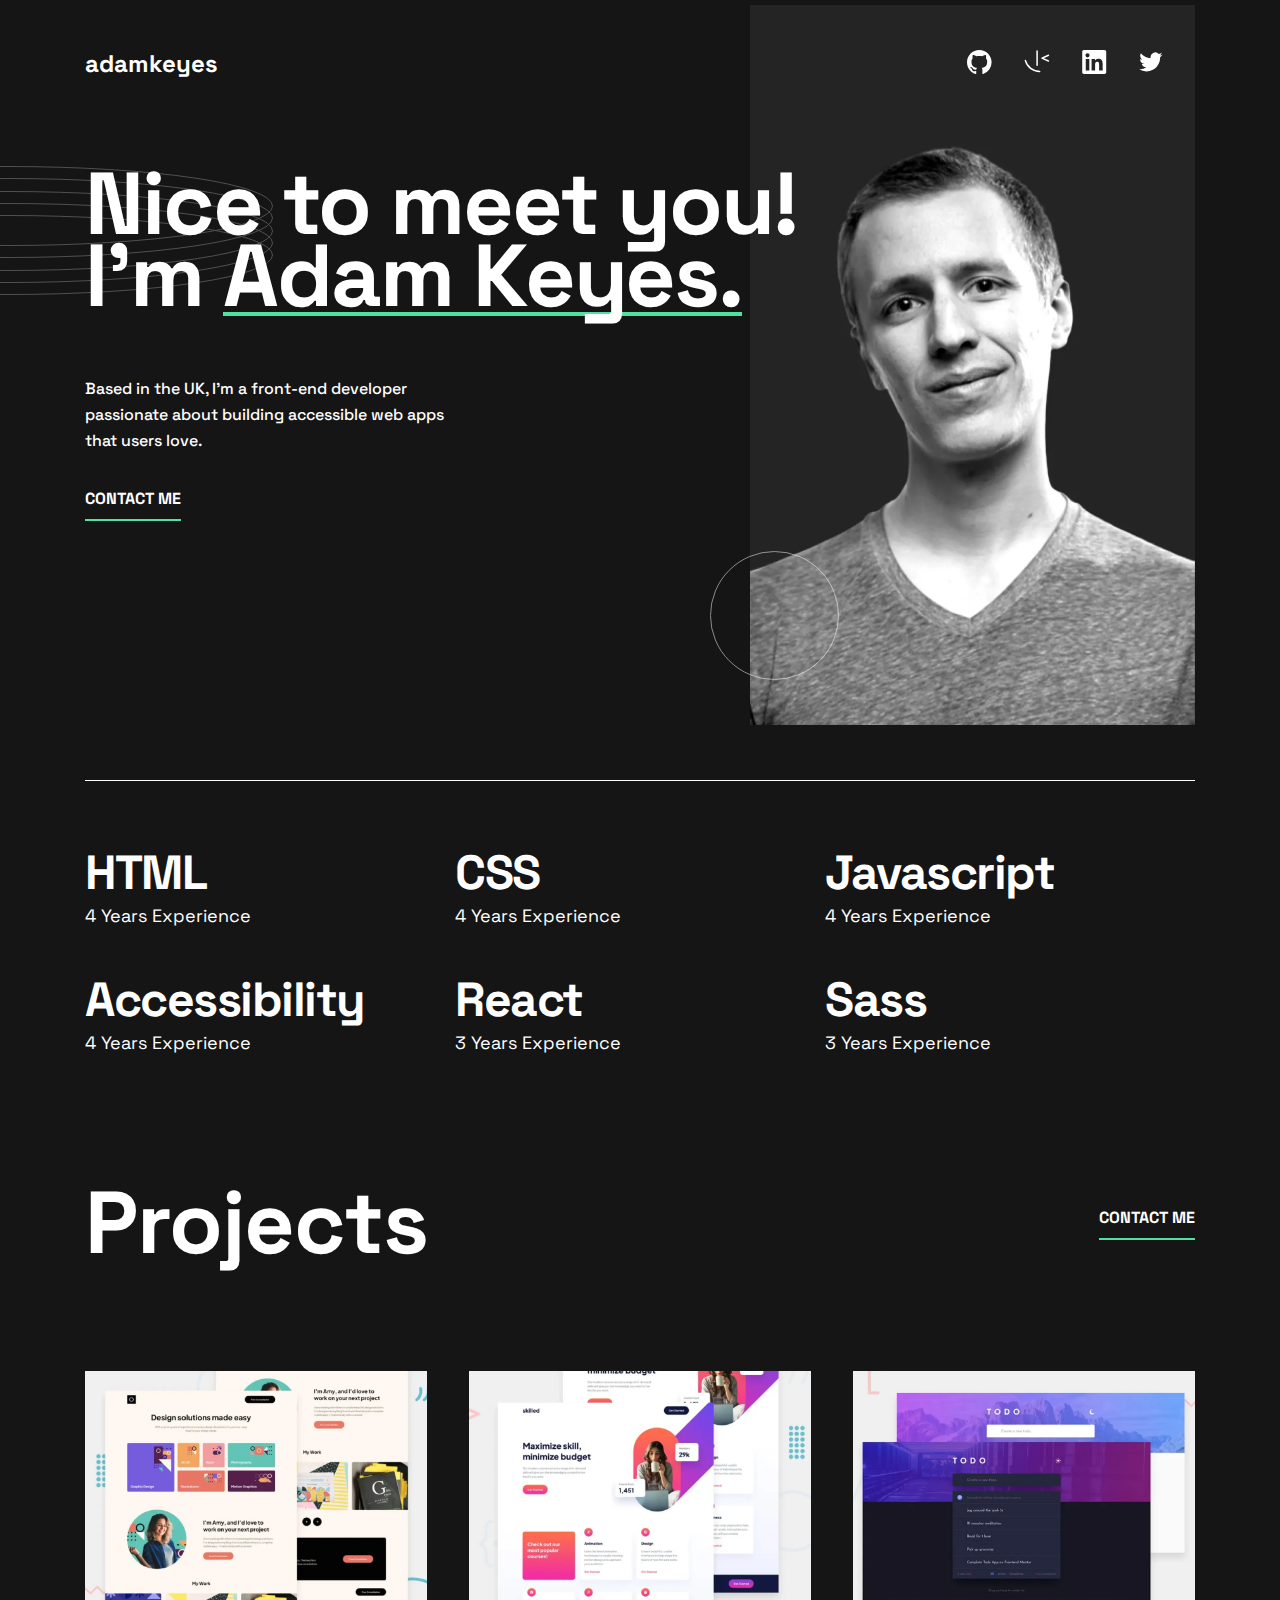
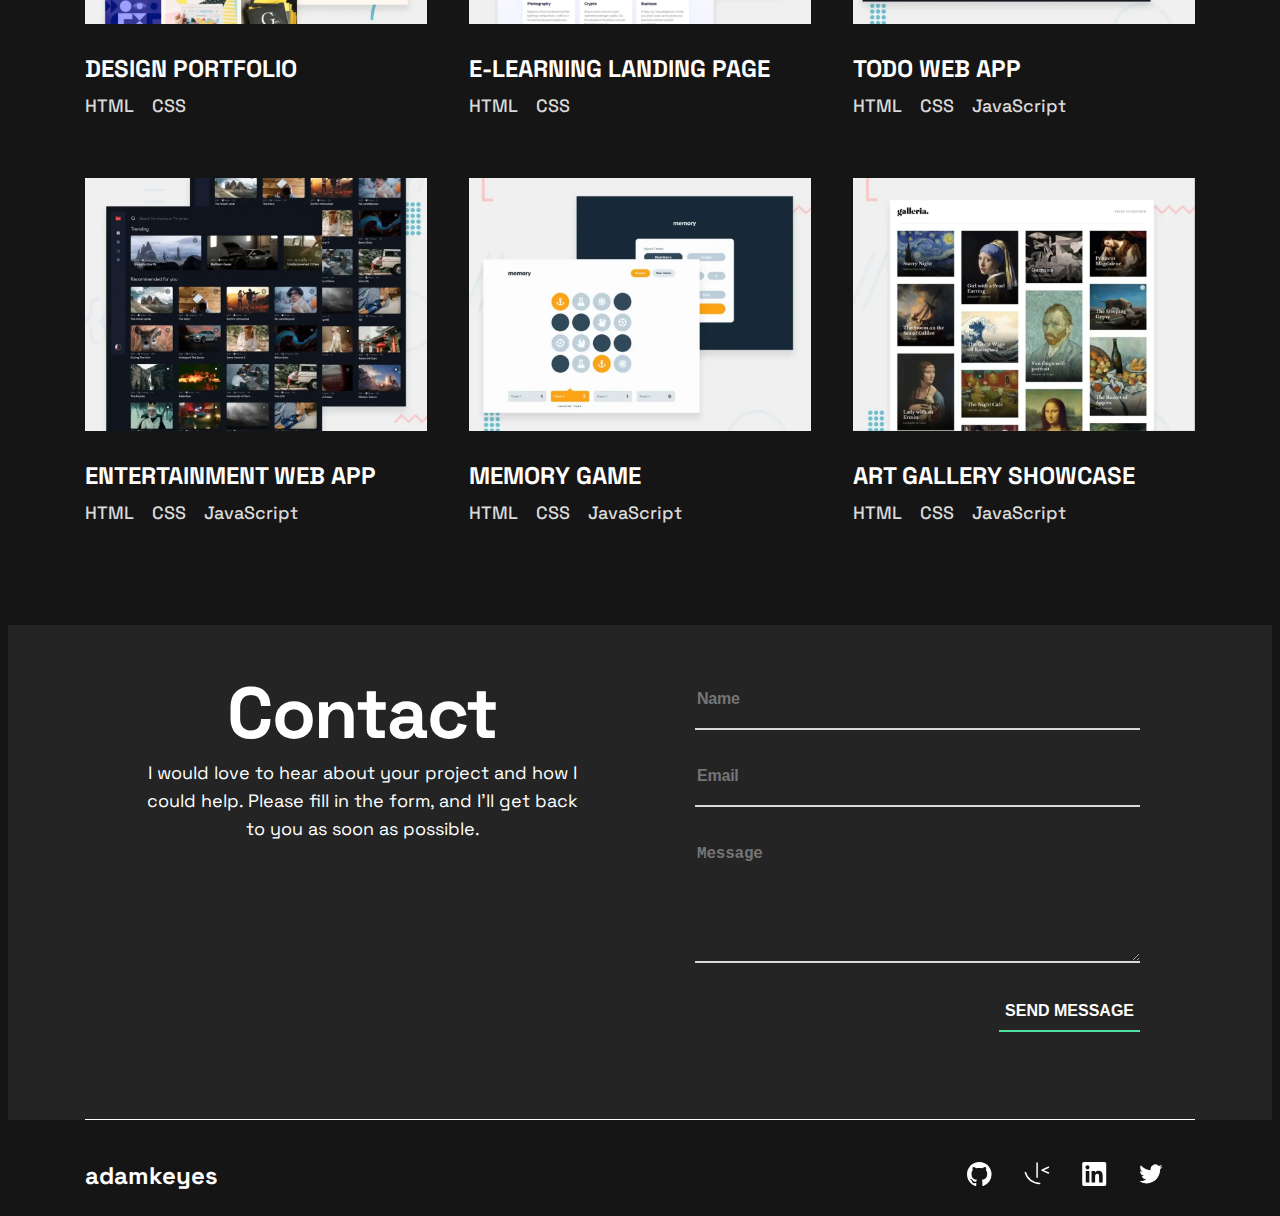
<file: index.html>
<!DOCTYPE html>
<html lang="en">
  <head>
    <meta charset="UTF-8" />
    <meta http-equiv="X-UA-Compatible" content="IE=edge" />
    <meta name="viewport" content="width=device-width, initial-scale=1.0" />
    <title>Pair Programming 28</title>
    <link rel="stylesheet" href="./styles/style.css" />
  </head>
  <body>
    <div class="pattern-rings-2"></div>
    <!-- nav -->
    <nav class="nav">
      <div class="nav-container">
        <div class="nav-logo">
          <h3>adamkeyes</h3>
        </div>

        <ul class="nav-icons">
          <li>
            <a href="#">
              <svg xmlns="http://www.w3.org/2000/svg" width="25" height="24">
                <path
                  fill="#FFF"
                  fill-rule="evenodd"
                  d="M12.304 0C5.506 0 0 5.506 0 12.304c0 5.444 3.522 10.042 8.413 11.672.615.108.845-.261.845-.584 0-.292-.015-1.261-.015-2.291-3.091.569-3.891-.754-4.137-1.446-.138-.354-.738-1.446-1.261-1.738-.43-.23-1.046-.8-.016-.815.97-.015 1.661.892 1.892 1.261 1.107 1.86 2.876 1.338 3.584 1.015.107-.8.43-1.338.784-1.646-2.738-.307-5.598-1.368-5.598-6.074 0-1.338.477-2.446 1.26-3.307-.122-.308-.553-1.569.124-3.26 0 0 1.03-.323 3.383 1.26.985-.276 2.03-.415 3.076-.415 1.046 0 2.092.139 3.076.416 2.353-1.6 3.384-1.261 3.384-1.261.676 1.691.246 2.952.123 3.26.784.861 1.26 1.953 1.26 3.307 0 4.721-2.875 5.767-5.613 6.074.446.385.83 1.123.83 2.277 0 1.645-.015 2.968-.015 3.383 0 .323.231.708.846.584a12.324 12.324 0 0 0 8.382-11.672C24.607 5.506 19.101 0 12.304 0Z"
                />
              </svg>
            </a>
          </li>
          <li>
            <a href="#">
              <svg xmlns="http://www.w3.org/2000/svg" width="26" height="23">
                <path
                  fill="#FFF"
                  d="M13.084.23a.751.751 0 0 0-.736.75v14.267a.75.75 0 1 0 1.5 0V.98a.75.75 0 0 0-.763-.75ZM24.44 4.504a.752.752 0 0 0-.284.064l-6.44 2.875a.752.752 0 0 0 0 1.37l6.44 2.884a.75.75 0 0 0 .612-1.369L19.861 8.13l4.907-2.191a.753.753 0 0 0 .38-.99.752.752 0 0 0-.708-.444ZM1.371 9.663a.752.752 0 0 0-.74.938C2.41 17.447 8.603 22.23 15.685 22.23a.75.75 0 1 0 0-1.501A14.053 14.053 0 0 1 2.083 10.225a.75.75 0 0 0-.712-.561v-.001Z"
                />
              </svg>
            </a>
          </li>
          <li>
            <a href="#">
              <svg xmlns="http://www.w3.org/2000/svg" width="25" height="24">
                <path
                  fill="#FFF"
                  fill-rule="evenodd"
                  d="M5.551 3.304c-1.14 0-2.067.926-2.067 2.064 0 1.14.928 2.066 2.067 2.066a2.066 2.066 0 0 0 0-4.13ZM3.767 8.998v11.453h3.562L7.33 8.998H3.767Zm5.798 0V20.45l3.554.002.002-5.668c0-1.454.253-2.941 2.132-2.941 1.851 0 1.851 1.755 1.851 3.036v5.571l3.559-.001v-6.28c0-2.834-.517-5.457-4.27-5.457-1.763 0-2.916.997-3.368 1.85h-.05V8.997h-3.41ZM22.435 24H1.982c-.976 0-1.77-.777-1.77-1.732V1.731C.212.776 1.006 0 1.982 0h20.453c.98 0 1.777.776 1.777 1.73v20.538c0 .955-.797 1.732-1.777 1.732Z"
                />
              </svg>
            </a>
          </li>
          <li>
            <a href="#">
              <svg xmlns="http://www.w3.org/2000/svg" width="24" height="20">
                <path
                  fill="#FFF"
                  d="M23.492 2.705a9.563 9.563 0 0 1-2.742.751 4.788 4.788 0 0 0 2.1-2.643 9.536 9.536 0 0 1-3.033 1.159 4.778 4.778 0 0 0-8.14 4.357 13.564 13.564 0 0 1-9.844-4.99 4.774 4.774 0 0 0-.646 2.4 4.778 4.778 0 0 0 2.124 3.977 4.765 4.765 0 0 1-2.163-.598v.061a4.778 4.778 0 0 0 3.832 4.684 4.812 4.812 0 0 1-2.158.082 4.78 4.78 0 0 0 4.462 3.316 9.584 9.584 0 0 1-5.932 2.045c-.38 0-.762-.022-1.14-.067a13.508 13.508 0 0 0 7.32 2.146c8.787 0 13.59-7.277 13.59-13.589 0-.205-.004-.412-.013-.617a9.71 9.71 0 0 0 2.381-2.471l.002-.003Z"
                />
              </svg>
            </a>
          </li>
        </ul>
      </div>
    </nav>
    <!-- end of nav -->

    <!-- header -->
    <header class="hero">
      <div class="pattern-rings"></div>
      <div class="pattern-circle"></div>
      <div class="hero-container">
        <article class="hero-img"></article>
        <article class="hero-info">
          <h3>
            Nice to <br class="br-tablet" />
            meet you! <br class="br-desktop" />
            I'm <br class="br-tablet" />
            <span class="text-underline">Adam Keyes.</span>
          </h3>
          <p>
            Based in the UK, I’m a front-end developer <br />
            passionate about building accessible web apps <br />
            that users love.
          </p>
          <a href="#" class="btn">contact me</a>
        </article>
      </div>
    </header>
    <!-- end of header -->

    <!------   tech stack  -------->
    <section class="tech-stack">
      <div class="tech-stack-container">
        <div class="stack-item">
          <h2>HTML</h2>
          <p>4 Years Experience</p>
        </div>
        <div class="stack-item">
          <h2>CSS</h2>
          <p>4 Years Experience</p>
        </div>
        <div class="stack-item">
          <h2>Javascript</h2>
          <p>4 Years Experience</p>
        </div>
        <div class="stack-item">
          <h2>Accessibility</h2>
          <p>4 Years Experience</p>
        </div>
        <div class="stack-item">
          <h2>React</h2>
          <p>3 Years Experience</p>
        </div>
        <div class="stack-item">
          <h2>Sass</h2>
          <p>3 Years Experience</p>
        </div>
      </div>
    </section>
    <!---- Project Section Begins-->
    <section class="project">
      <div class="project-container">
        <div class="project-header">
          <!--Projects Header  -->
          <h3>Projects</h3>
          <a href="#contact-me" class="btn">Contact me</a>
        </div>
        <!-- Project items -->
        <div class="project-items">
          <!---- Project item-1-->
          <div class="project-item">
            <article class="project-img-1"></article>

            <div class="project-image-container">
              <img
                src="assets/images/thumbnail-project-1-large.webp"
                alt="project-img"
              />
              <div class="project-button-container">
                <button class="btn project-button-one">View project</button>
                <button class="btn project-button-two">View Code</button>
              </div>
            </div>

            <div class="project-info">
              <h3>Design portfolio</h3>

              <div class="project-info-stack">
                <p>HTML</p>
                <p>CSS</p>
              </div>
              <div class="project-info-action">
                <button class="btn">View project</button>
                <button class="btn">View Code</button>
              </div>
            </div>
          </div>
          <!-- project-item-2-->

          <div class="project-item">
            <article class="project-img-2"></article>

            <div class="project-image-container">
              <img
                src="assets/images/thumbnail-project-2-large.webp"
                alt="project-img"
              />
              <div class="project-button-container">
                <button class="btn project-button-one">View project</button>
                <button class="btn project-button-two">View Code</button>
              </div>
            </div>
            <div class="project-info">
              <h3>E-learning landing page</h3>

              <div class="project-info-stack">
                <p>HTML</p>
                <p>CSS</p>
              </div>
              <div class="project-info-action">
                <button class="btn">View project</button>
                <button class="btn">View Code</button>
              </div>
            </div>
          </div>

          <!-- project-item-3-->
          <div class="project-item">
            <article class="project-img-3"></article>

            <div class="project-image-container">
              <img
                src="assets/images/thumbnail-project-3-large.webp"
                alt="project-img"
              />
              <div class="project-button-container">
                <button class="btn project-button-one">View project</button>
                <button class="btn project-button-two">View Code</button>
              </div>
            </div>

            <div class="project-info">
              <h3>Todo web app</h3>
              <div class="project-info-stack">
                <p>HTML</p>
                <p>CSS</p>
                <p>JavaScript</p>
              </div>
              <div class="project-info-action">
                <button class="btn">View project</button>
                <button class="btn">View Code</button>
              </div>
            </div>
          </div>

          <!-- project-item-4-->
          <div class="project-item">
            <article class="project-img-4"></article>

            <div class="project-image-container">
              <img
                src="assets/images/thumbnail-project-4-large.webp"
                alt="project-img"
              />
              <div class="project-button-container">
                <button class="btn project-button-one">View project</button>
                <button class="btn project-button-two">View Code</button>
              </div>
            </div>

            <div class="project-info">
              <h3>Entertainment web app</h3>

              <div class="project-info-stack">
                <p>HTML</p>
                <p>CSS</p>
                <p>JavaScript</p>
              </div>
              <div class="project-info-action">
                <button class="btn">View project</button>
                <button class="btn">View Code</button>
              </div>
            </div>
          </div>
          <!-- project-item-5-->
          <div class="project-item">
            <article class="project-img-5"></article>

            <div class="project-image-container">
              <img
                src="assets/images/thumbnail-project-5-large.webp"
                alt="project-img"
              />
              <div class="project-button-container">
                <button class="btn project-button-one">View project</button>
                <button class="btn project-button-two">View Code</button>
              </div>
            </div>

            <div class="project-info">
              <h3>Memory Game</h3>

              <div class="project-info-stack">
                <p>HTML</p>
                <p>CSS</p>
                <p>JavaScript</p>
              </div>
              <div class="project-info-action">
                <button class="btn">View project</button>
                <button class="btn">View Code</button>
              </div>
            </div>
          </div>
          <!-- project-item-6-->
          <div class="project-item">
            <article class="project-img-6"></article>

            <div class="project-image-container">
              <img
                src="assets/images/thumbnail-project-6-large.webp"
                alt="project-img"
              />
              <div class="project-button-container">
                <button class="btn project-button-one">View project</button>
                <button class="btn project-button-two">View Code</button>
              </div>
            </div>

            <div class="project-info">
              <h3>Art gallery showcase</h3>

              <div class="project-info-stack">
                <p>HTML</p>
                <p>CSS</p>
                <p>JavaScript</p>
              </div>
              <div class="project-info-action">
                <button class="btn">View project</button>
                <button class="btn">View Code</button>
              </div>
            </div>
          </div>
        </div>
      </div>
    </section>
    <!----Contact Section-->
    <section id="contact-me" class="contact">
      <div class="contact-form-container">
        <div class="contact-info">
          <h2>Contact</h2>
          <p>
            I would love to hear about your project and how I could help. Please
            fill in the form, and I’ll get back to you as soon as possible.
          </p>
        </div>
        <div class="contact-form">
          <form class="form">
            <input type="text" id="name" name="name" placeholder="Name" /><br />

            <input type="email" id="email" name="email" placeholder="Email" />

            <textarea
              id="w3review"
              name="w3review"
              rows="4"
              cols="50"
              placeholder="Message"
            ></textarea>
            <button type="submit" class="btn submit-btn">Send message</button>
          </form>
        </div>
      </div>
    </section>

    <!--  Footer -->
    <footer>
      <nav class="nav">
        <div class="nav-container">
          <div class="nav-logo">
            <h3>adamkeyes</h3>
          </div>

          <ul class="nav-icons">
            <li>
              <a href="#">
                <svg xmlns="http://www.w3.org/2000/svg" width="25" height="24">
                  <path
                    fill="#FFF"
                    fill-rule="evenodd"
                    d="M12.304 0C5.506 0 0 5.506 0 12.304c0 5.444 3.522 10.042 8.413 11.672.615.108.845-.261.845-.584 0-.292-.015-1.261-.015-2.291-3.091.569-3.891-.754-4.137-1.446-.138-.354-.738-1.446-1.261-1.738-.43-.23-1.046-.8-.016-.815.97-.015 1.661.892 1.892 1.261 1.107 1.86 2.876 1.338 3.584 1.015.107-.8.43-1.338.784-1.646-2.738-.307-5.598-1.368-5.598-6.074 0-1.338.477-2.446 1.26-3.307-.122-.308-.553-1.569.124-3.26 0 0 1.03-.323 3.383 1.26.985-.276 2.03-.415 3.076-.415 1.046 0 2.092.139 3.076.416 2.353-1.6 3.384-1.261 3.384-1.261.676 1.691.246 2.952.123 3.26.784.861 1.26 1.953 1.26 3.307 0 4.721-2.875 5.767-5.613 6.074.446.385.83 1.123.83 2.277 0 1.645-.015 2.968-.015 3.383 0 .323.231.708.846.584a12.324 12.324 0 0 0 8.382-11.672C24.607 5.506 19.101 0 12.304 0Z"
                  />
                </svg>
              </a>
            </li>
            <li>
              <a href="#">
                <svg xmlns="http://www.w3.org/2000/svg" width="26" height="23">
                  <path
                    fill="#FFF"
                    d="M13.084.23a.751.751 0 0 0-.736.75v14.267a.75.75 0 1 0 1.5 0V.98a.75.75 0 0 0-.763-.75ZM24.44 4.504a.752.752 0 0 0-.284.064l-6.44 2.875a.752.752 0 0 0 0 1.37l6.44 2.884a.75.75 0 0 0 .612-1.369L19.861 8.13l4.907-2.191a.753.753 0 0 0 .38-.99.752.752 0 0 0-.708-.444ZM1.371 9.663a.752.752 0 0 0-.74.938C2.41 17.447 8.603 22.23 15.685 22.23a.75.75 0 1 0 0-1.501A14.053 14.053 0 0 1 2.083 10.225a.75.75 0 0 0-.712-.561v-.001Z"
                  />
                </svg>
              </a>
            </li>
            <li>
              <a href="#">
                <svg xmlns="http://www.w3.org/2000/svg" width="25" height="24">
                  <path
                    fill="#FFF"
                    fill-rule="evenodd"
                    d="M5.551 3.304c-1.14 0-2.067.926-2.067 2.064 0 1.14.928 2.066 2.067 2.066a2.066 2.066 0 0 0 0-4.13ZM3.767 8.998v11.453h3.562L7.33 8.998H3.767Zm5.798 0V20.45l3.554.002.002-5.668c0-1.454.253-2.941 2.132-2.941 1.851 0 1.851 1.755 1.851 3.036v5.571l3.559-.001v-6.28c0-2.834-.517-5.457-4.27-5.457-1.763 0-2.916.997-3.368 1.85h-.05V8.997h-3.41ZM22.435 24H1.982c-.976 0-1.77-.777-1.77-1.732V1.731C.212.776 1.006 0 1.982 0h20.453c.98 0 1.777.776 1.777 1.73v20.538c0 .955-.797 1.732-1.777 1.732Z"
                  />
                </svg>
              </a>
            </li>
            <li>
              <a href="#">
                <svg xmlns="http://www.w3.org/2000/svg" width="24" height="20">
                  <path
                    fill="#FFF"
                    d="M23.492 2.705a9.563 9.563 0 0 1-2.742.751 4.788 4.788 0 0 0 2.1-2.643 9.536 9.536 0 0 1-3.033 1.159 4.778 4.778 0 0 0-8.14 4.357 13.564 13.564 0 0 1-9.844-4.99 4.774 4.774 0 0 0-.646 2.4 4.778 4.778 0 0 0 2.124 3.977 4.765 4.765 0 0 1-2.163-.598v.061a4.778 4.778 0 0 0 3.832 4.684 4.812 4.812 0 0 1-2.158.082 4.78 4.78 0 0 0 4.462 3.316 9.584 9.584 0 0 1-5.932 2.045c-.38 0-.762-.022-1.14-.067a13.508 13.508 0 0 0 7.32 2.146c8.787 0 13.59-7.277 13.59-13.589 0-.205-.004-.412-.013-.617a9.71 9.71 0 0 0 2.381-2.471l.002-.003Z"
                  />
                </svg>
              </a>
            </li>
          </ul>
        </div>
      </nav>
    </footer>
  </body>
</html>
</file>
<file: styles/style.css>
/* VARIABLES */
:root {
  /* Colors */
  --clr-black: #151515;
  --clr-green: #4ee1a0;
  --clr-dark-grey: #242424;
  --clr-grey: #d9d9d9;
  --clr-white: #ffffff;
  --clr-invalid: #ff6f5b;

  --max-width-mobile: 343px;
  --max-width-tablet: 708px;
  --max-width-desktop: 1110px;
}

/* GLOBAL STYLES */
::after,
::before {
  margin: 0;
  padding: 0;
  box-sizing: border-box;
}

* {
  box-sizing: border-box;
}

@font-face {
  font-family: "SpaceGrotesk";
  src: url("../assets/fonts/SpaceGrotesk-VariableFont_wght.ttf");
}

body {
  font-family: SpaceGrotesk;
  background-color: var(--clr-black);
  color: var(--clr-white);
  position: relative;
}

ul {
  list-style-type: none;
}

a {
  text-decoration: none;
}

/* Heading XL */
h1 {
  font-size: 88px;
  line-height: 88px;
  letter-spacing: -2.5px;
}

/* Heading L */
h2 {
  font-size: 48px;
  line-height: 56px;
  letter-spacing: -1.5px;
}

/* Heading M */
h3 {
  font-size: 24px;
  line-height: 32px;
}

/* body copy */
p {
  font-size: 18px;
  line-height: 28px;
}

/* GLOBAL CLASSES */

.btn {
  font-size: 16px;
  text-transform: uppercase;
  font-weight: bold;
  color: var(--clr-white);
  background-color: transparent;
  border-style: none;
  padding-bottom: 10px;
  border-bottom: 2.5px solid var(--clr-green);
}

.btn:hover {
  color: var(--clr-green);
}

input,
textarea {
  border: none;
  outline: none;
  color: var(--clr-white);
  background-color: transparent;
  padding-bottom: 16px;
  border-bottom: 2.5px solid var(--clr-grey);
  font-size: 16px;
  font-weight: 600;
  line-height: 26px;
  letter-spacing: -0.22px;
  width: 100%;
}

input:focus,
textarea:focus {
  border-bottom: 2.5px solid var(--clr-green);
}

input:invalid,
textarea:invalid {
  border-bottom: 2.5px solid var(--clr-invalid);
}

/* Navbar */

.nav {
  height: 72px;
  padding: 1rem;
}

.nav-container {
  width: 100%;
  max-width: 174px;
  margin: 0 auto;
  display: flex;
  flex-direction: column;
}

.nav-logo h3 {
  text-align: center;
}

.nav-icons {
  display: flex;
  justify-content: space-between;
  align-items: center;
  padding-left: 0;
}

svg:hover path {
  fill: var(--clr-green);
}

@media screen and (min-width: 768px) {
  .nav-container {
    max-width: var(--max-width-tablet);
    display: flex;
    flex-direction: row;
    justify-content: space-between;
  }

  .nav-icons {
    column-gap: 32px;
  }
}

@media screen and (min-width: 992px) {
  .nav-container {
    max-width: var(--max-width-desktop);
  }
}

/* ----- Hero/Header ----- */

.br-desktop {
  display: none;
}

.hero {
  position: relative;
  height: calc(100vh - 72px);
  overflow: hidden;
  height: 700px;
}

.pattern-rings {
  position: absolute;
  background-image: url("../assets/images/pattern-rings.svg");
  width: 530px;
  height: 129px;
  left: -342px;
  top: 124px;
  mix-blend-mode: normal;
  opacity: 0.25;
}

.pattern-circle {
  position: absolute;
  background-image: url("../assets/images/pattern-circle.svg");
  width: 129px;
  height: 129px;
  left: 311px;
  top: 254px;
  opacity: 0.5;
}

.hero-container {
  width: 100%;
  max-width: var(--max-width-mobile);
  margin: 0 auto;
}

.hero-img {
  background-image: url("../assets/images/image-profile-mobile.webp");
  background-size: cover;
  width: 174px;
  height: 383px;
  margin: 0 auto;
}

.hero-info {
  text-align: center;
}

.hero-info h3 {
  font-weight: bold;
  font-size: 40px;
  line-height: 40px;
  letter-spacing: -1.14px;
  margin-bottom: 24px;
}

.hero-info .text-underline {
  border-bottom: 4px solid var(--clr-green);
  display: inline-block;
}

.hero-info p {
  font-size: 16px;
  font-weight: 500;
  line-height: 26px;
  margin-bottom: 24px;
}

br {
  display: none;
}

@media screen and (min-width: 768px) {
  .hero {
    overflow: visible;
    margin-bottom: 70px;
  }

  .hero-container {
    max-width: var(--max-width-tablet);
    display: flex;
    flex-direction: row-reverse;
    justify-content: start;
  }

  .hero-img {
    background-image: url("../assets/images/image-profile-tablet.webp");
    width: 322px;
    height: 600px;
    position: absolute;
    right: 0;
    top: -75px;
    z-index: -1;
  }

  .pattern-rings {
    left: -265px;
    top: 86px;
    opacity: 1;
  }

  .pattern-circle {
    left: 702px;
    top: 471px;
  }

  .hero-info {
    z-index: 1;
    text-align: left;
  }

  .hero-info h3 {
    font-weight: bold;
    font-size: 72px;
    line-height: 72px;
    letter-spacing: -2.04545px;
    margin-bottom: 60px;
  }

  .hero-info p {
    margin-bottom: 34px;
  }

  br {
    display: block;
  }
}

@media screen and (min-width: 992px) {
  .br-desktop {
    display: block;
  }

  .br-tablet {
    display: none;
  }

  .hero {
    overflow: visible;
    margin-bottom: 0px;
  }

  .nav-icons {
    margin-right: 32px;
  }

  .hero-container {
    max-width: var(--max-width-desktop);
    position: relative;
  }

  .hero-img {
    background-image: url("../assets/images/image-profile-desktop.webp");
    /* transform: translateY(-75px); */
    position: absolute;
    width: 445px;
    height: 720px;
  }

  .hero-info h3 {
    font-size: 88px;
  }
}

/* styling tech. stack section */

.tech-stack {
  text-align: center;
}
.tech-stack-container {
  width: 100%;
  max-width: var(--max-width-mobile);
  margin: 0 auto;
  border-top: 1px solid var(--clr-white);
  border-bottom: 1px solid var(--clr-white);
  padding: 40px 0;
}

.stack-item > h2 {
  margin-bottom: 1px;
  margin-top: 24px;
}
.stack-item > p {
  margin-top: 0;
}
@media screen and (min-width: 768px) {
  .tech-stack-container {
    max-width: var(--max-width-tablet);
    display: flex;
    justify-content: space-between;
    flex-wrap: wrap;
    border-bottom: none;
  }
  .tech-stack {
    text-align: left;
  }

  .tech-stack p {
    text-align: left;
  }

  .stack-item {
    flex: 0 0 calc(50%);
  }
}

@media screen and (min-width: 992px) {
  .tech-stack-container {
    max-width: var(--max-width-desktop);
    padding-top: 40px;
  }
  .stack-item {
    flex: 0 0 calc(33.33%);
  }
}

/* Project section */

.project-container {
  width: 100%;
  max-width: var(--max-width-mobile);
  margin: 0 auto;
}
.project-header {
  display: flex;
  justify-content: space-between;
  align-items: center;
}

.project-header > h3 {
  font-weight: 700;
  font-size: 40px;
  line-height: 40px;
  letter-spacing: -1.13636px;
}

.project-item {
  margin-top: 40px;
  /* margin: 0 auto; */
}

.project-image-container {
  display: none;
}

.project-img-1 {
  background-image: url("../assets/images/thumbnail-project-1-small.webp");
  width: 343px;
  height: 253px;
  background-size: contain;
}
.project-img-2 {
  background-image: url("../assets/images/thumbnail-project-2-small.webp");
  width: 343px;
  height: 253px;
  background-size: contain;
}
.project-img-3 {
  background-image: url("../assets/images/thumbnail-project-3-small.webp");
  width: 343px;
  height: 253px;
  background-size: contain;
}
.project-img-4 {
  background-image: url("../assets/images/thumbnail-project-4-small.webp");
  width: 343px;
  height: 253px;
  background-size: contain;
}
.project-img-5 {
  background-image: url("../assets/images/thumbnail-project-5-small.webp");
  width: 343px;
  height: 253px;
  background-size: contain;
}
.project-img-6 {
  background-image: url("../assets/images/thumbnail-project-6-small.webp");
  width: 343px;
  height: 253px;
  background-size: contain;
}

.project-info h3 {
  text-transform: uppercase;
  margin-bottom: 3.5px;
}
.project-info-stack {
  display: flex;
  gap: 18px;
  font-weight: 500;
  font-size: 18px;
  line-height: 28px;
  color: var(--clr-grey);
}
.project-info-stack > p {
  margin-top: 3.5px;
}
.project-info-action button {
  margin-right: 30px;
  margin-top: 20px;
}

@media screen and (min-width: 768px) {
  .project-container {
    max-width: var(--max-width-tablet);
    display: flex;
    flex-direction: column;
    flex-wrap: wrap;
  }
  .project-header {
    display: flex;
    justify-content: space-between;
  }

  .project-header > h3 {
    font-size: 88px;
  }

  .project-items {
    display: flex;
    justify-content: space-between;
    flex-wrap: wrap;
  }
}
@media screen and (min-width: 992px) {
  .project-container {
    max-width: var(--max-width-desktop);
  }

  .project-img-1,
  .project-img-2,
  .project-img-3,
  .project-img-4,
  .project-img-5,
  .project-img-6 {
    display: none;
  }

  .project-info-action {
    display: none;
  }

  .project-image-container {
    position: relative;
    display: inline-block;
  }

  .project-image-container img {
    width: 342px;
    height: 253px;
    opacity: 1;
    transition: all 0.3s linear;
  }

  .project-button-container {
    position: absolute;
    top: 50%;
    left: 50%;
    transform: translate(-50%, -50%);
    opacity: 0;
    transition: all 0.3s linear;
    display: flex;
    flex-direction: column;
    align-items: center;
  }

  .project-image-container:hover img {
    opacity: 0.1;
  }

  .project-image-container:hover .project-button-container {
    opacity: 1;
  }

  .project-button-one {
    margin-bottom: 48px;
  }
  .project-button-one,
  .project-button-two {
    display: block;
  }
}

/* Contact Form */
.contact {
  background-color: var(--clr-dark-grey);
}

.contact-info h2,
.contact-info p {
  text-align: center;
  margin-bottom: 0;
}

.contact-form-container {
  width: 100%;
  max-width: var(--max-width-mobile);
  margin: 0 auto;
  text-align: right;
  margin-top: 80px;
  padding-top: 60px;
  padding-bottom: 87px;
  border-bottom: 1px solid var(--clr-white);
}

textarea {
  width: 100%;
  resize: vertical;
  height: auto;
  margin-bottom: 32px;
}

.form input {
  margin-bottom: 32px;
}

@media screen and (min-width: 768px) {
  .contact-form-container {
    max-width: var(--max-width-tablet);
  }

  .contact-info {
    max-width: 445px;
    margin: 0 auto;
  }

  .contact-info h2 {
    font-size: 72px;
  }

  .contact-form {
    max-width: 445px;
    margin: 0 auto;
  }
}
@media screen and (min-width: 992px) {
  .contact-form-container {
    max-width: var(--max-width-desktop);
    display: flex;
  }

  .contact-info h2 {
    margin-top: 0;
  }
}
</file>
